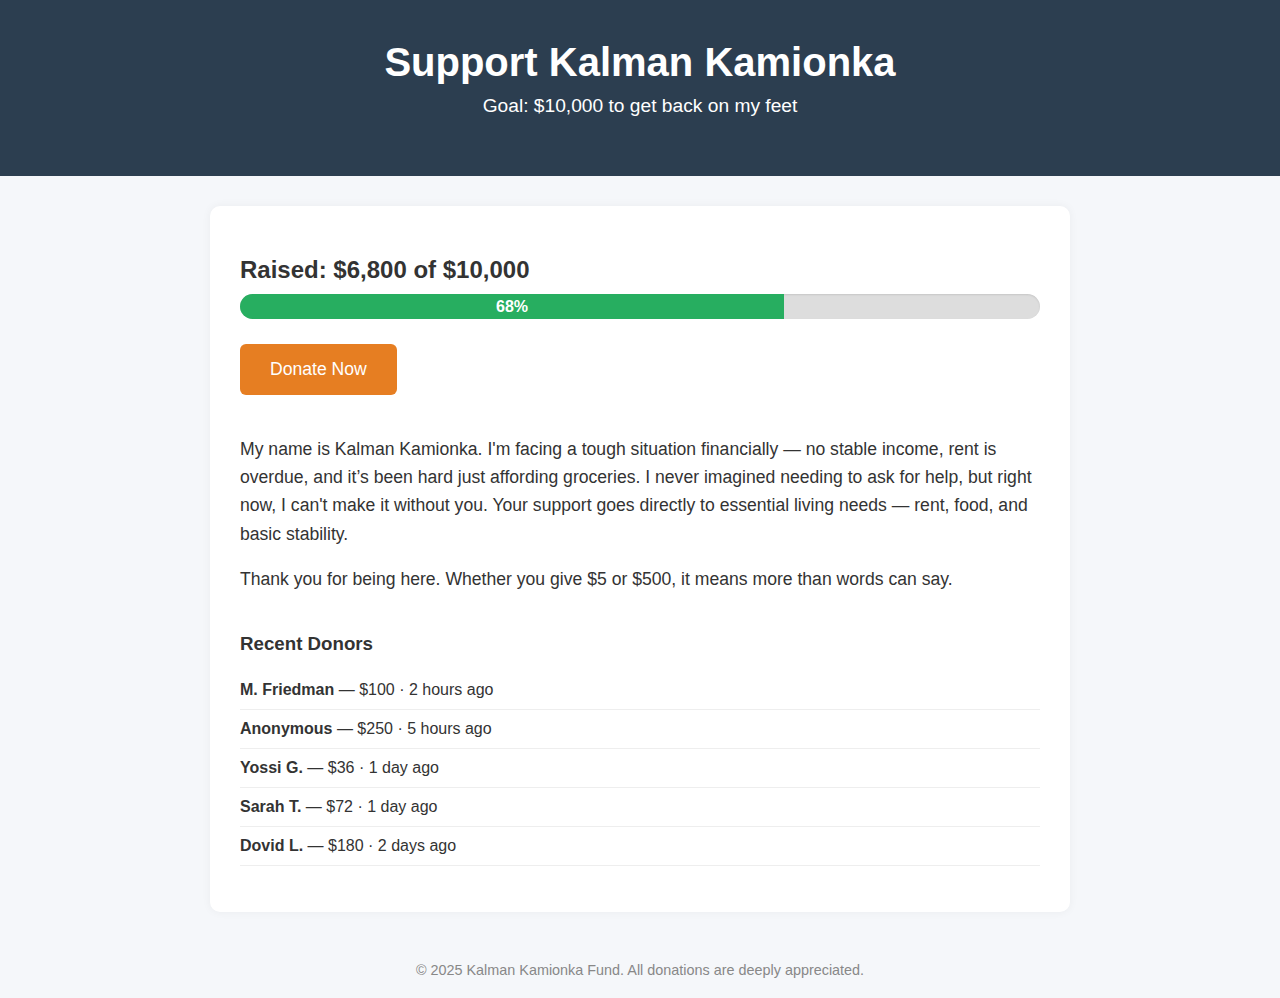
<file: index.html>
<!DOCTYPE html>
<html lang="en">
<head>
  <meta charset="UTF-8" />
  <meta name="viewport" content="width=device-width, initial-scale=1.0"/>
  <title>Help Kalman Kamionka</title>
  <style>
    body {
      font-family: Arial, sans-serif;
      margin: 0;
      background: #f5f7fa;
      color: #333;
    }

    header {
      background-color: #2c3e50;
      color: white;
      padding: 40px 20px;
      text-align: center;
    }

    header h1 {
      margin: 0;
      font-size: 2.5em;
    }

    header p {
      font-size: 1.2em;
      margin-top: 10px;
    }

    .container {
      max-width: 800px;
      margin: 30px auto;
      background: white;
      padding: 30px;
      box-shadow: 0 0 10px rgba(0,0,0,0.05);
      border-radius: 10px;
    }

    .goal-box {
      margin-bottom: 30px;
    }

    .goal-box h2 {
      margin-bottom: 10px;
    }

    .progress-bar {
      width: 100%;
      background: #ddd;
      border-radius: 20px;
      overflow: hidden;
      height: 25px;
      box-shadow: inset 0 1px 2px rgba(0,0,0,0.1);
    }

    .progress-bar-fill {
      height: 100%;
      width: 68%;
      background: #27ae60;
      text-align: center;
      color: white;
      font-weight: bold;
      line-height: 25px;
      transition: width 0.4s ease-in-out;
    }

    .donate-btn {
      display: inline-block;
      margin-top: 25px;
      padding: 15px 30px;
      background: #e67e22;
      color: white;
      font-size: 1.1em;
      border: none;
      border-radius: 6px;
      text-decoration: none;
      cursor: pointer;
    }

    .donate-btn:hover {
      background: #d35400;
    }

    .about {
      margin-top: 40px;
    }

    .about p {
      font-size: 1.1em;
      line-height: 1.6;
    }

    .donors {
      margin-top: 40px;
    }

    .donors h3 {
      margin-bottom: 15px;
    }

    .donors ul {
      list-style: none;
      padding-left: 0;
    }

    .donors li {
      padding: 10px 0;
      border-bottom: 1px solid #eee;
      font-size: 1em;
    }

    footer {
      text-align: center;
      font-size: 0.9em;
      color: #888;
      margin: 50px 0 20px 0;
    }
  </style>
</head>
<body>

<header>
  <h1>Support Kalman Kamionka</h1>
  <p>Goal: $10,000 to get back on my feet</p>
</header>

<div class="container">
  <div class="goal-box">
    <h2>Raised: $6,800 of $10,000</h2>
    <div class="progress-bar">
      <div class="progress-bar-fill">68%</div>
    </div>
    <a href="#" class="donate-btn">Donate Now</a>
  </div>

  <div class="about">
    <p>
      My name is Kalman Kamionka. I'm facing a tough situation financially — no stable income, rent is overdue,
      and it’s been hard just affording groceries. I never imagined needing to ask for help, but right now, I
      can't make it without you. Your support goes directly to essential living needs — rent, food, and basic
      stability.
    </p>
    <p>
      Thank you for being here. Whether you give $5 or $500, it means more than words can say.
    </p>
  </div>

  <div class="donors">
    <h3>Recent Donors</h3>
    <ul>
      <li><strong>M. Friedman</strong> — $100 · 2 hours ago</li>
      <li><strong>Anonymous</strong> — $250 · 5 hours ago</li>
      <li><strong>Yossi G.</strong> — $36 · 1 day ago</li>
      <li><strong>Sarah T.</strong> — $72 · 1 day ago</li>
      <li><strong>Dovid L.</strong> — $180 · 2 days ago</li>
    </ul>
  </div>
</div>

<footer>
  © 2025 Kalman Kamionka Fund. All donations are deeply appreciated.
</footer>

</body>
</html>
</file>
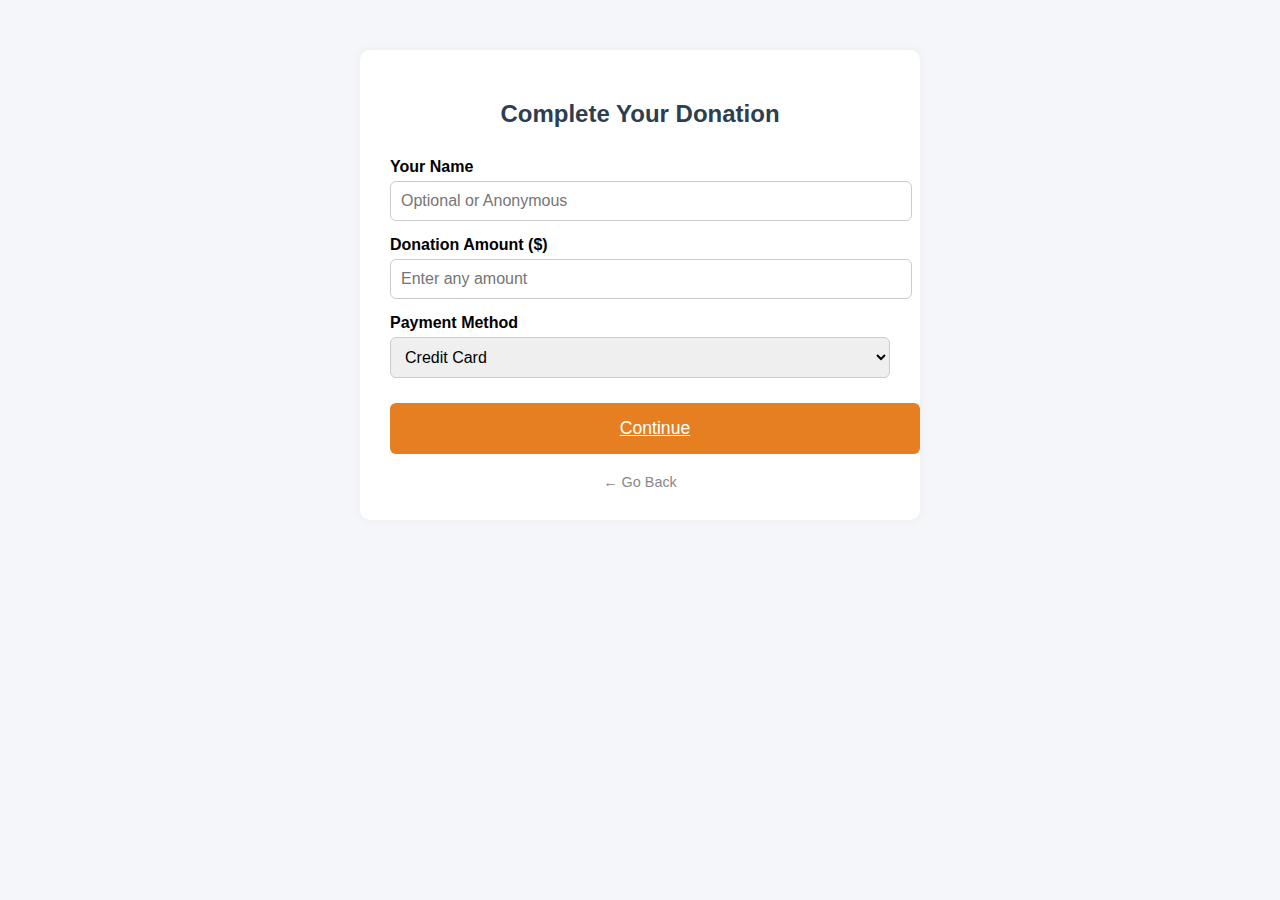
<file: button.html>
<!DOCTYPE html>
<html lang="en">
<head>
  <meta charset="UTF-8" />
  <meta name="viewport" content="width=device-width, initial-scale=1.0"/>
  <title>Donate to Kalman Kamionka</title>
  <style>
    body {
      font-family: Arial, sans-serif;
      background: #f4f6f9;
      margin: 0;
      padding: 0;
    }

    .container {
      max-width: 500px;
      margin: 50px auto;
      background: white;
      padding: 30px;
      box-shadow: 0 0 10px rgba(0,0,0,0.05);
      border-radius: 10px;
    }

    h2 {
      text-align: center;
      color: #2c3e50;
      margin-bottom: 30px;
    }

    label {
      display: block;
      margin-top: 15px;
      font-weight: bold;
    }

    input, select {
      width: 100%;
      padding: 10px;
      margin-top: 5px;
      border-radius: 6px;
      border: 1px solid #ccc;
      font-size: 1em;
    }

    .donate-btn {
      background: #e67e22;
      color: white;
      padding: 15px;
      margin-top: 25px;
      font-size: 1.1em;
      border: none;
      border-radius: 6px;
      width: 100%;
      cursor: pointer;
    }

    .donate-btn:hover {
      background: #d35400;
    }

    .back-link {
      display: block;
      text-align: center;
      margin-top: 20px;
      text-decoration: none;
      color: #888;
      font-size: 0.9em;
    }
  </style>
</head>
<body>

  <div class="container">
    <h2>Complete Your Donation</h2>

    <form>
      <label for="name">Your Name</label>
      <input type="text" id="name" placeholder="Optional or Anonymous" />

      <label for="amount">Donation Amount ($)</label>
      <input type="number" id="amount" placeholder="Enter any amount" min="1" />

      <label for="method">Payment Method</label>
      <select id="method">
        <option>Credit Card</option>
        <option>PayPal</option>
        <option>CashApp</option>
        <option>Zelle</option>
      </select>
<a href="card.html" class="donate-btn" style="display: block; text-align: center;">Continue</a>


    </form>

    <a href="index.html" class="back-link">← Go Back</a>
  </div>

</body>
</html>
</file>
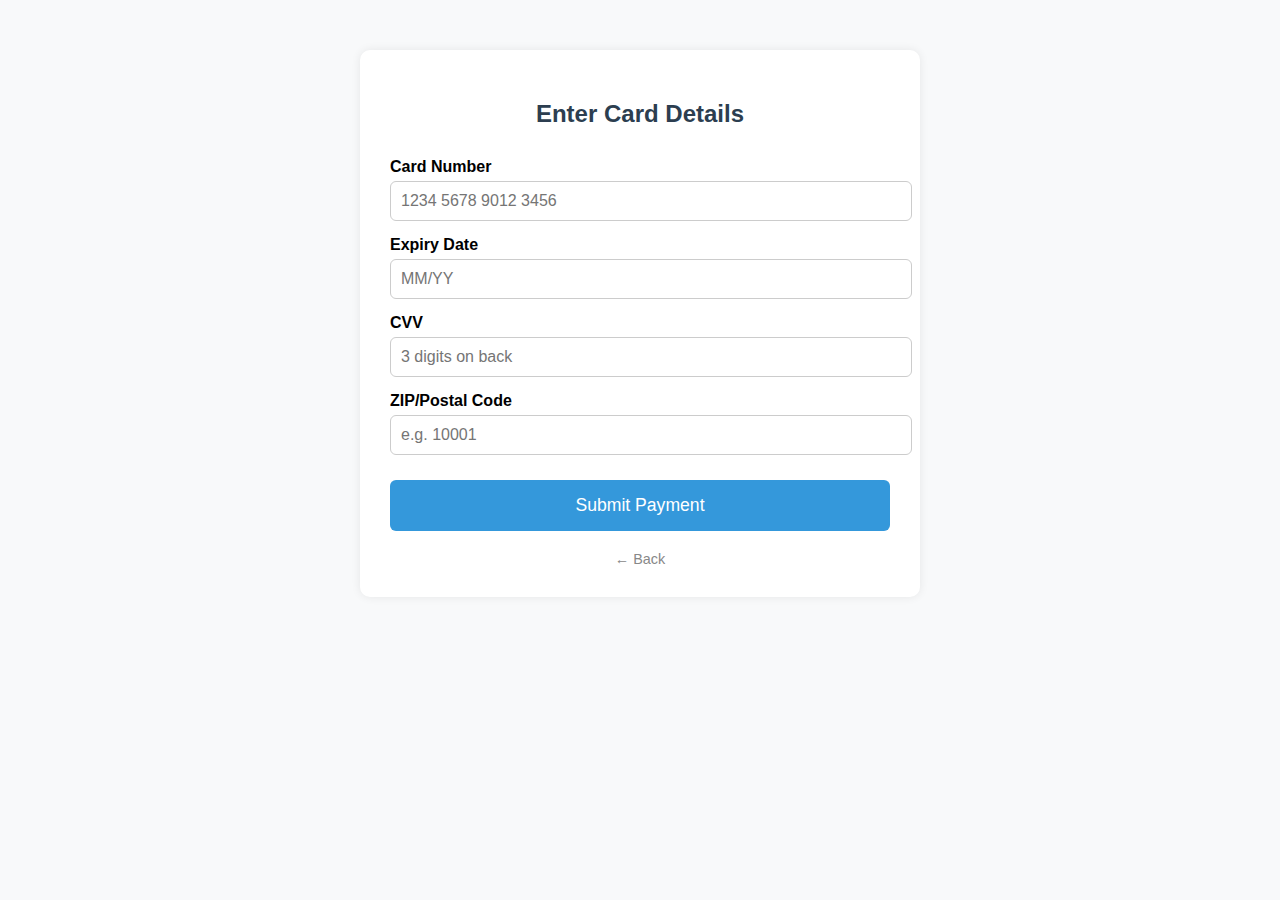
<file: card.html>
<!DOCTYPE html>
<html lang="en">
<head>
  <meta charset="UTF-8" />
  <meta name="viewport" content="width=device-width, initial-scale=1.0"/>
  <title>Enter Card Details</title>
  <style>
    body {
      font-family: Arial, sans-serif;
      background: #f8f9fa;
      margin: 0;
      padding: 0;
    }

    .container {
      max-width: 500px;
      margin: 50px auto;
      background: white;
      padding: 30px;
      box-shadow: 0 0 10px rgba(0,0,0,0.08);
      border-radius: 10px;
    }

    h2 {
      text-align: center;
      color: #2c3e50;
      margin-bottom: 30px;
    }

    label {
      display: block;
      margin-top: 15px;
      font-weight: bold;
    }

    input {
      width: 100%;
      padding: 10px;
      margin-top: 5px;
      border-radius: 6px;
      border: 1px solid #ccc;
      font-size: 1em;
    }

    .submit-btn {
      background: #3498db;
      color: white;
      padding: 15px;
      margin-top: 25px;
      font-size: 1.1em;
      border: none;
      border-radius: 6px;
      width: 100%;
      cursor: pointer;
    }

    .submit-btn:hover {
      background: #2980b9;
    }

    .back-link {
      display: block;
      text-align: center;
      margin-top: 20px;
      text-decoration: none;
      color: #888;
      font-size: 0.9em;
    }
  </style>
</head>
<body>

  <div class="container">
    <h2>Enter Card Details</h2>

    <form>
      <label for="cardNumber">Card Number</label>
      <input type="text" id="cardNumber" placeholder="1234 5678 9012 3456" />

      <label for="expiry">Expiry Date</label>
      <input type="text" id="expiry" placeholder="MM/YY" />

      <label for="cvv">CVV</label>
      <input type="text" id="cvv" placeholder="3 digits on back" />

      <label for="zip">ZIP/Postal Code</label>
      <input type="text" id="zip" placeholder="e.g. 10001" />

      <button type="button" class="submit-btn">Submit Payment</button>
    </form>

    <a href="button.html" class="back-link">← Back</a>
  </div>

</body>
</html>
</file>
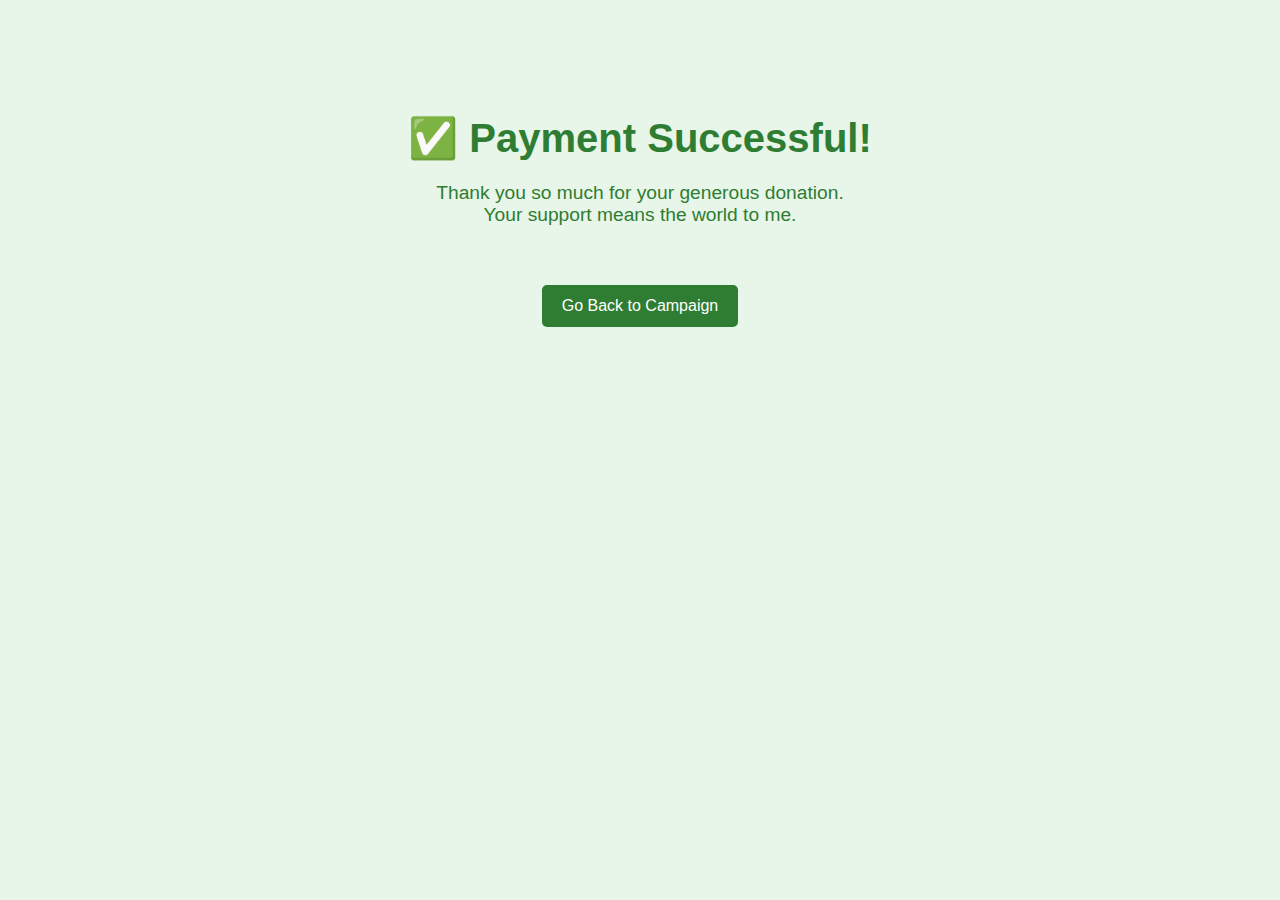
<file: success.html>
<!DOCTYPE html>
<html lang="en">
<head>
  <meta charset="UTF-8" />
  <meta name="viewport" content="width=device-width, initial-scale=1.0"/>
  <title>Thank You!</title>
  <style>
    body {
      background: #e8f5e9;
      font-family: Arial, sans-serif;
      text-align: center;
      padding-top: 80px;
      color: #2e7d32;
    }

    h1 {
      font-size: 2.5em;
      margin-bottom: 20px;
    }

    p {
      font-size: 1.2em;
    }

    .home-link {
      display: inline-block;
      margin-top: 40px;
      padding: 12px 20px;
      background: #2e7d32;
      color: white;
      text-decoration: none;
      border-radius: 5px;
    }

    .home-link:hover {
      background: #1b5e20;
    }
  </style>
</head>
<body>

  <h1>✅ Payment Successful!</h1>
  <p>Thank you so much for your generous donation.<br>
  Your support means the world to me.</p>

  <a class="home-link" href="index.html">Go Back to Campaign</a>

</body>
</html>
</file>
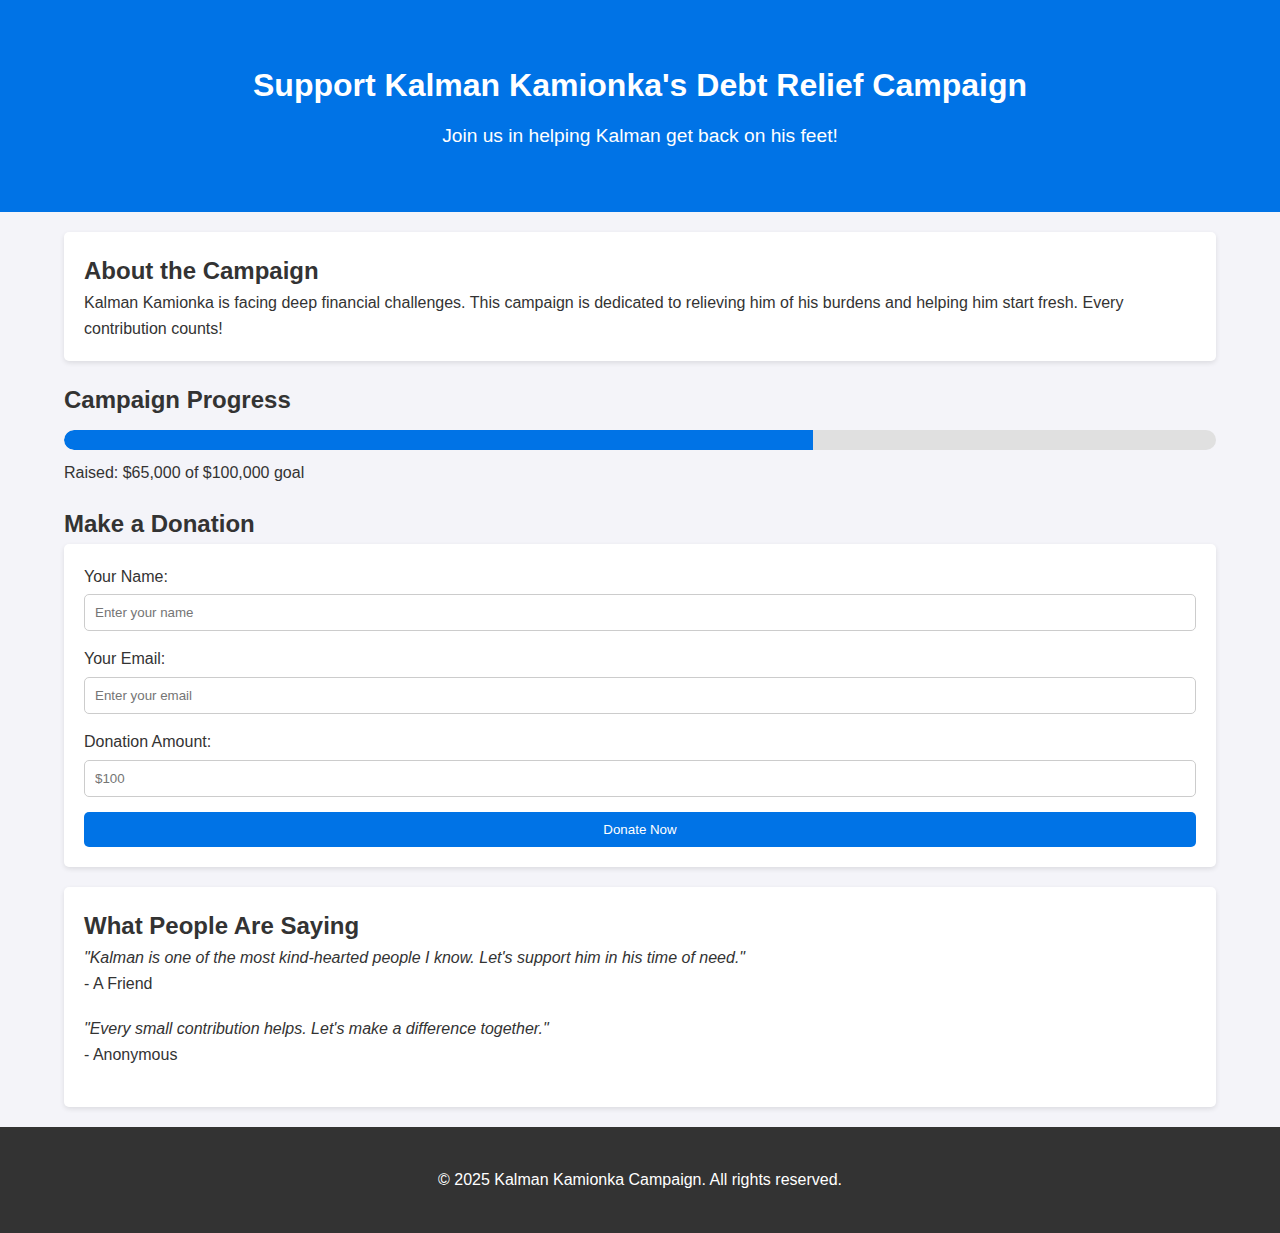
<file: temp.html>
<!DOCTYPE html>
<html lang="en">
<head>
  <meta charset="UTF-8">
  <meta name="viewport" content="width=device-width, initial-scale=1.0">
  <title>Kalman Kamionka Campaign</title>
  <link rel="stylesheet" href="styles.css">
</head>
<body>
  <header>
    <div class="container">
      <h1>Support Kalman Kamionka's Debt Relief Campaign</h1>
      <p>Join us in helping Kalman get back on his feet!</p>
    </div>
  </header>

  <main>
    <div class="container">
      <section class="campaign-info">
        <h2>About the Campaign</h2>
        <p>
          Kalman Kamionka is facing deep financial challenges. This campaign is dedicated to relieving him of his burdens and helping him start fresh. Every contribution counts!
        </p>
      </section>

      <section class="progress">
        <h2>Campaign Progress</h2>
        <div class="progress-bar">
          <div class="progress-fill" style="width: 65%;"></div>
        </div>
        <p>Raised: $65,000 of $100,000 goal</p>
      </section>

      <section class="donate">
        <h2>Make a Donation</h2>
        <form action="#" method="POST">
          <label for="name">Your Name:</label>
          <input type="text" id="name" name="name" placeholder="Enter your name" required>

          <label for="email">Your Email:</label>
          <input type="email" id="email" name="email" placeholder="Enter your email" required>

          <label for="amount">Donation Amount:</label>
          <input type="number" id="amount" name="amount" placeholder="$100" required>

          <button type="submit">Donate Now</button>
        </form>
      </section>

      <section class="testimonials">
        <h2>What People Are Saying</h2>
        <div class="testimonial">
          <p>"Kalman is one of the most kind-hearted people I know. Let's support him in his time of need."</p>
          <p>- A Friend</p>
        </div>
        <div class="testimonial">
          <p>"Every small contribution helps. Let's make a difference together."</p>
          <p>- Anonymous</p>
        </div>
      </section>
    </div>
  </main>

  <footer>
    <div class="container">
      <p>&copy; 2025 Kalman Kamionka Campaign. All rights reserved.</p>
    </div>
  </footer>
</body>
</html>
</file>
<file: styles.css>
/* General Reset */
body, h1, h2, p, form, input, button {
    margin: 0;
    padding: 0;
    font-family: Arial, sans-serif;
    box-sizing: border-box;
  }
  
  /* Body Styles */
  body {
    background-color: #f4f4f9;
    color: #333;
    line-height: 1.6;
  }
  
  /* Container */
  .container {
    width: 90%;
    max-width: 1200px;
    margin: 0 auto;
    padding: 20px;
  }
  
  /* Header */
  header {
    background: #0073e6;
    color: white;
    padding: 40px 0;
    text-align: center;
  }
  
  header h1 {
    margin-bottom: 10px;
  }
  
  header p {
    font-size: 1.2em;
  }
  
  /* Campaign Info */
  .campaign-info {
    background: white;
    padding: 20px;
    border-radius: 5px;
    margin-bottom: 20px;
    box-shadow: 0 2px 5px rgba(0, 0, 0, 0.1);
  }
  
  /* Progress Section */
  .progress {
    margin-bottom: 20px;
  }
  
  .progress-bar {
    background: #e0e0e0;
    border-radius: 10px;
    overflow: hidden;
    height: 20px;
    margin: 10px 0;
  }
  
  .progress-fill {
    background: #0073e6;
    height: 100%;
    border-radius: 10px 0 0 10px;
  }
  
  /* Donate Form */
  form {
    background: white;
    padding: 20px;
    border-radius: 5px;
    margin-bottom: 20px;
    box-shadow: 0 2px 5px rgba(0, 0, 0, 0.1);
  }
  
  form label {
    display: block;
    margin-bottom: 5px;
  }
  
  form input {
    width: 100%;
    padding: 10px;
    margin-bottom: 15px;
    border: 1px solid #ccc;
    border-radius: 5px;
  }
  
  form button {
    width: 100%;
    padding: 10px;
    background: #0073e6;
    color: white;
    border: none;
    border-radius: 5px;
    cursor: pointer;
  }
  
  form button:hover {
    background: #005bb5;
  }
  
  /* Testimonials */
  .testimonials {
    background: white;
    padding: 20px;
    border-radius: 5px;
    box-shadow: 0 2px 5px rgba(0, 0, 0, 0.1);
  }
  
  .testimonial {
    margin-bottom: 20px;
  }
  
  .testimonial p:first-child {
    font-style: italic;
  }
  
  /* Footer */
  footer {
    text-align: center;
    padding: 20px;
    background: #333;
    color: white;
  }
</file>
